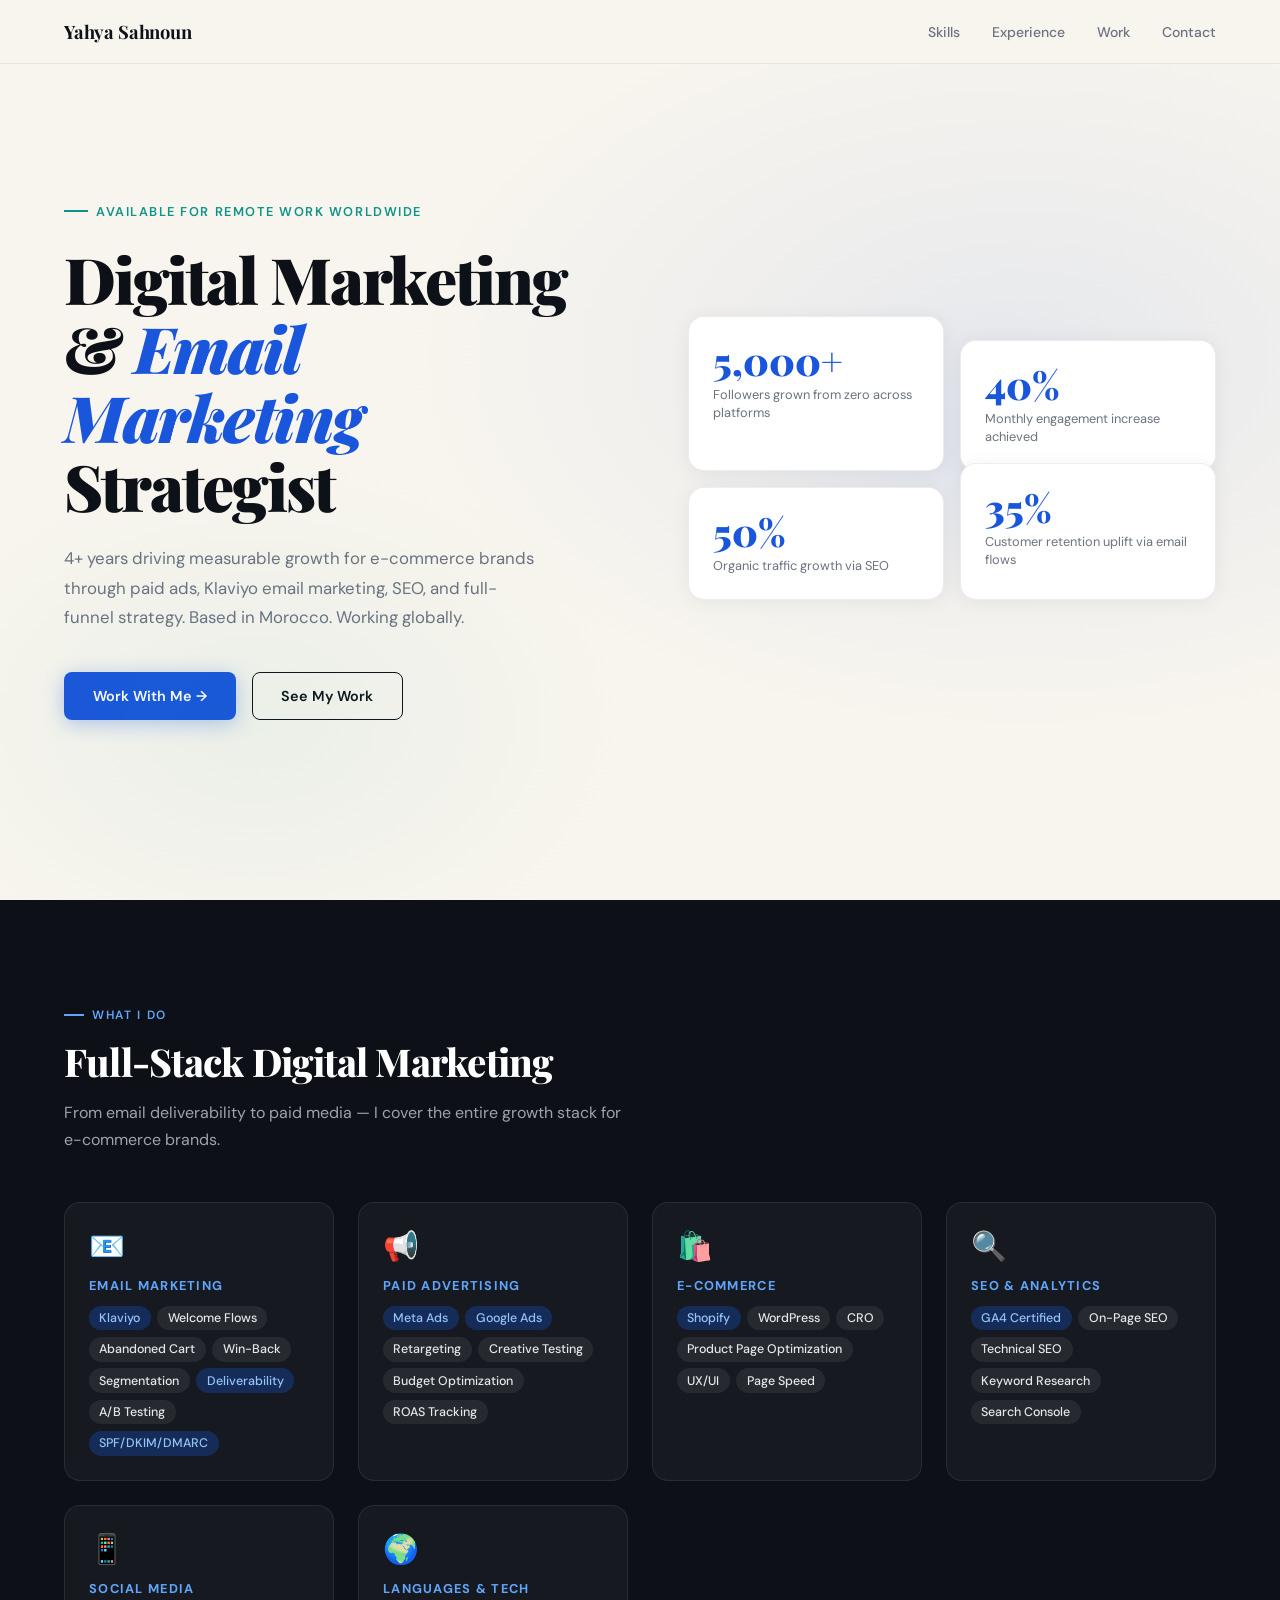
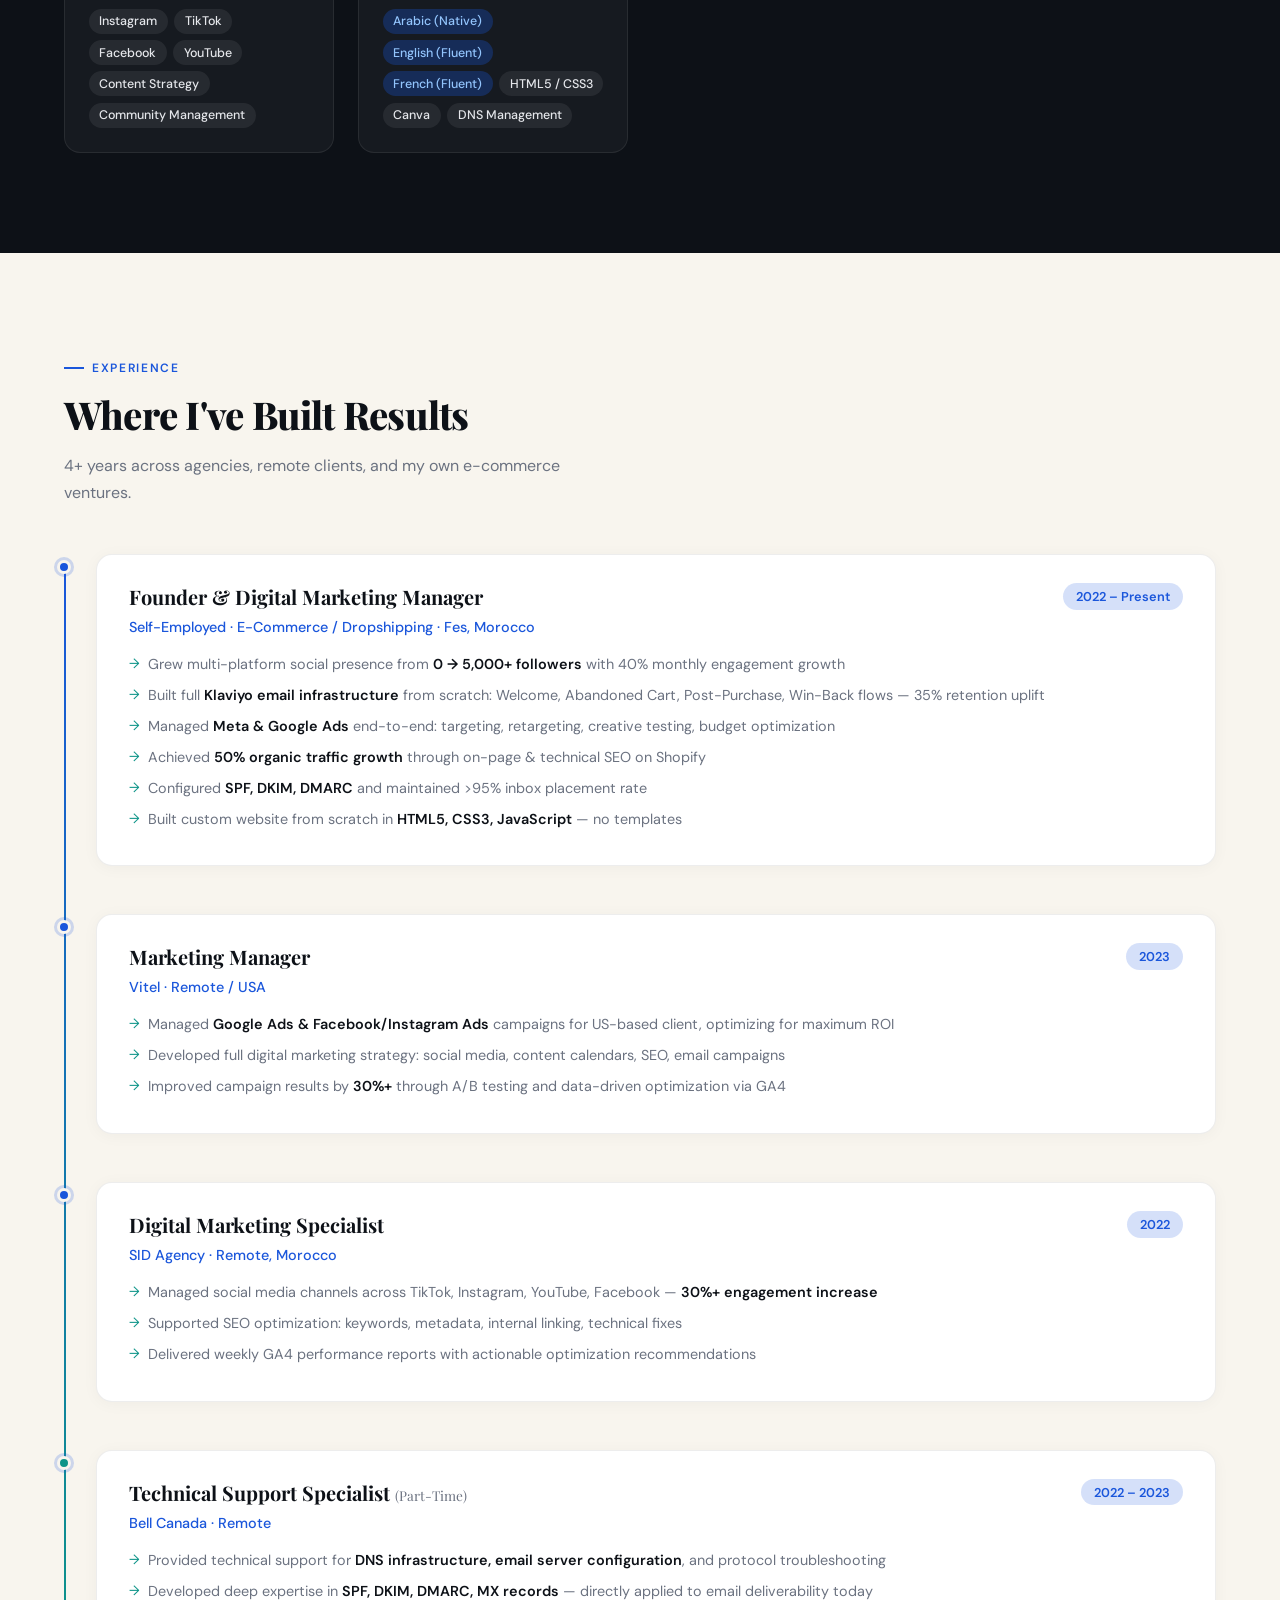
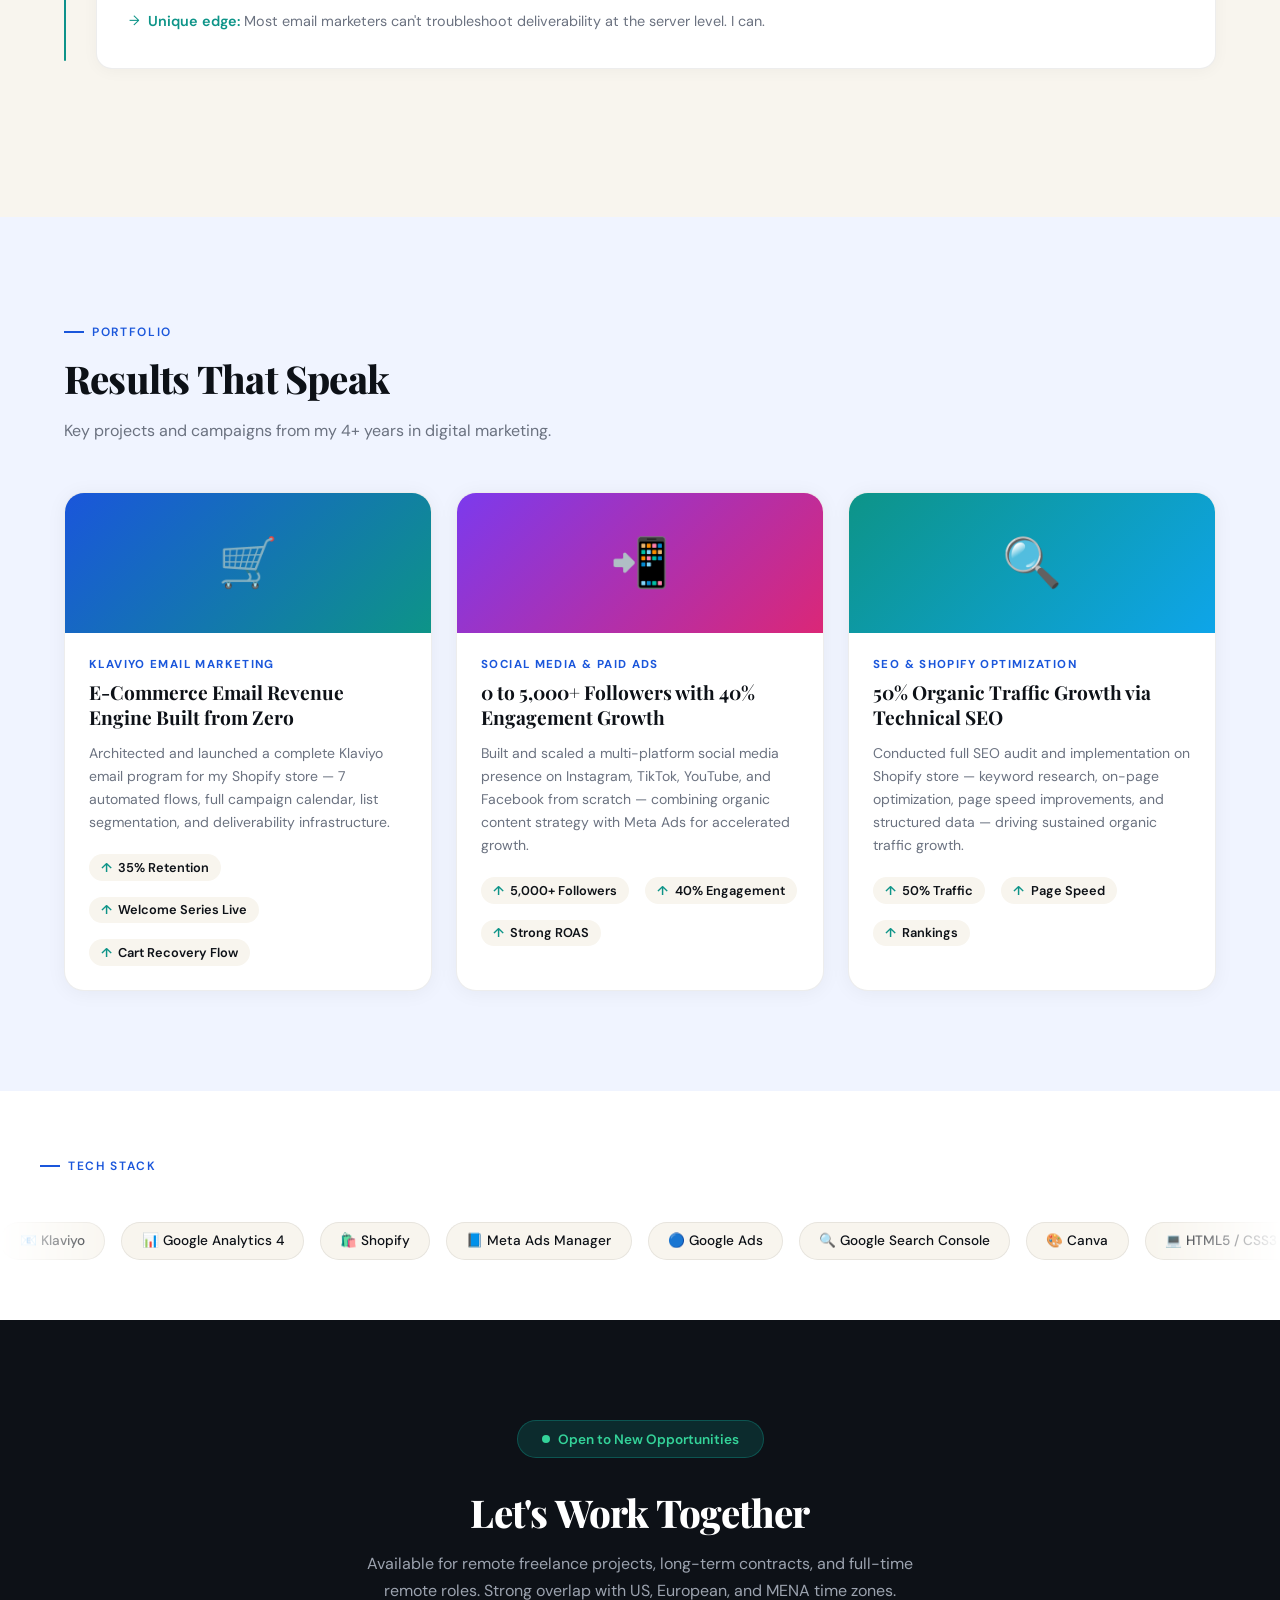
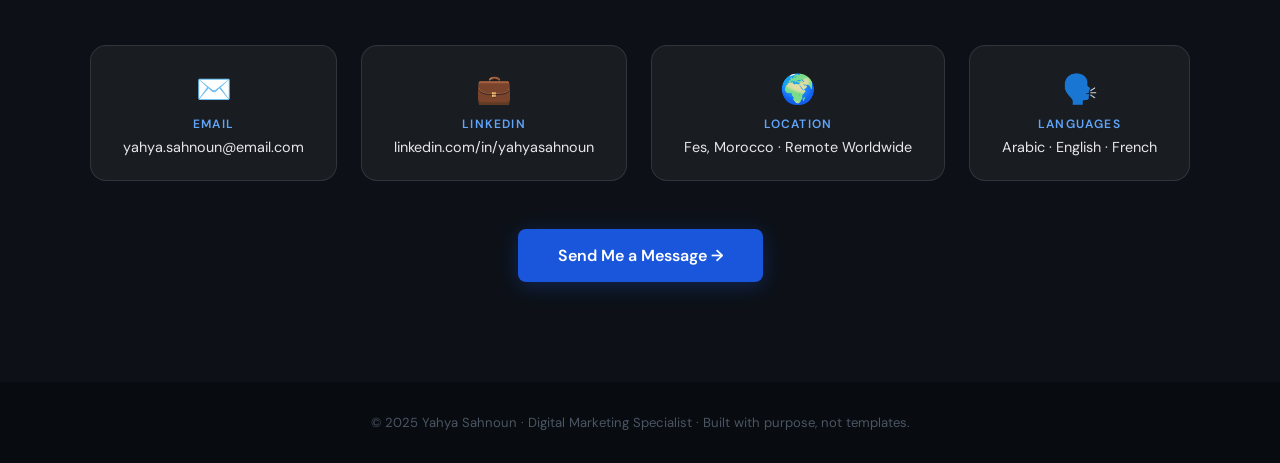
<file: portfolio.html>
<!DOCTYPE html>
<html lang="en">
<head>
<meta charset="UTF-8"/>
<meta name="viewport" content="width=device-width, initial-scale=1.0"/>
<title>Yahya Sahnoun — Digital Marketing Specialist</title>
<link href="https://fonts.googleapis.com/css2?family=Playfair+Display:wght@400;700;900&family=DM+Sans:wght@300;400;500;600&display=swap" rel="stylesheet"/>
<style>
  :root {
    --ink: #0D1117;
    --blue: #1A56DB;
    --blue-mid: #3F74F6;
    --blue-glow: rgba(26,86,219,0.18);
    --teal: #0D9488;
    --teal-lite: #CCFBF1;
    --sand: #F8F5EE;
    --white: #FFFFFF;
    --gray: #6B7280;
    --card-bg: #FFFFFF;
    --border: rgba(0,0,0,0.07);
  }

  *, *::before, *::after { box-sizing: border-box; margin: 0; padding: 0; }

  html { scroll-behavior: smooth; }

  body {
    font-family: 'DM Sans', sans-serif;
    background: var(--sand);
    color: var(--ink);
    overflow-x: hidden;
  }

  /* ── NAV ── */
  nav {
    position: fixed; top: 0; left: 0; right: 0; z-index: 100;
    display: flex; align-items: center; justify-content: space-between;
    padding: 0 5vw;
    height: 64px;
    background: rgba(248,245,238,0.88);
    backdrop-filter: blur(12px);
    border-bottom: 1px solid var(--border);
  }
  .nav-logo { font-family: 'Playfair Display', serif; font-weight: 700; font-size: 1.15rem; color: var(--ink); letter-spacing: -0.01em; }
  .nav-links { display: flex; gap: 2rem; }
  .nav-links a { font-size: 0.875rem; font-weight: 500; color: var(--gray); text-decoration: none; transition: color .2s; }
  .nav-links a:hover { color: var(--blue); }

  /* ── HERO ── */
  .hero {
    min-height: 100vh;
    display: flex; align-items: center;
    padding: 96px 5vw 80px;
    position: relative;
    overflow: hidden;
  }
  .hero::before {
    content: '';
    position: absolute; inset: 0;
    background:
      radial-gradient(ellipse 70% 60% at 80% 40%, rgba(26,86,219,0.08) 0%, transparent 70%),
      radial-gradient(ellipse 50% 50% at 20% 80%, rgba(13,148,136,0.06) 0%, transparent 60%);
    pointer-events: none;
  }
  .hero-grid {
    display: grid;
    grid-template-columns: 1fr 1fr;
    gap: 6rem;
    align-items: center;
    max-width: 1200px;
    margin: 0 auto;
    width: 100%;
  }
  .hero-eyebrow {
    display: inline-flex; align-items: center; gap: 0.5rem;
    font-size: 0.8rem; font-weight: 600; letter-spacing: 0.12em; text-transform: uppercase;
    color: var(--teal);
    margin-bottom: 1.5rem;
  }
  .hero-eyebrow::before { content: ''; width: 24px; height: 2px; background: var(--teal); }
  .hero h1 {
    font-family: 'Playfair Display', serif;
    font-size: clamp(2.8rem, 5vw, 4.2rem);
    font-weight: 900;
    line-height: 1.08;
    letter-spacing: -0.03em;
    color: var(--ink);
    margin-bottom: 1.5rem;
  }
  .hero h1 em { font-style: italic; color: var(--blue); }
  .hero-desc {
    font-size: 1.05rem; line-height: 1.75; color: var(--gray);
    max-width: 480px; margin-bottom: 2.5rem;
  }
  .hero-cta {
    display: flex; gap: 1rem; flex-wrap: wrap;
  }
  .btn-primary {
    display: inline-flex; align-items: center; gap: 0.5rem;
    padding: 0.85rem 1.8rem;
    background: var(--blue);
    color: white; font-weight: 600; font-size: 0.9rem;
    border-radius: 8px; text-decoration: none;
    transition: all .25s; box-shadow: 0 4px 20px rgba(26,86,219,0.3);
  }
  .btn-primary:hover { background: #1445B8; transform: translateY(-2px); box-shadow: 0 8px 28px rgba(26,86,219,0.4); }
  .btn-secondary {
    display: inline-flex; align-items: center; gap: 0.5rem;
    padding: 0.85rem 1.8rem;
    background: transparent; border: 1.5px solid var(--ink);
    color: var(--ink); font-weight: 600; font-size: 0.9rem;
    border-radius: 8px; text-decoration: none;
    transition: all .25s;
  }
  .btn-secondary:hover { background: var(--ink); color: white; }

  /* Stats card stack */
  .hero-stats {
    display: grid; grid-template-columns: 1fr 1fr; gap: 1rem;
    position: relative;
  }
  .hero-stats::before {
    content: '';
    position: absolute; top: -20px; right: -20px; bottom: -20px; left: -20px;
    background: radial-gradient(ellipse at center, rgba(26,86,219,0.05) 0%, transparent 70%);
    pointer-events: none;
  }
  .stat-card {
    background: var(--white);
    border-radius: 16px;
    padding: 1.5rem;
    box-shadow: 0 2px 20px rgba(0,0,0,0.06);
    border: 1px solid var(--border);
    transition: transform .25s, box-shadow .25s;
    position: relative; overflow: hidden;
  }
  .stat-card::after {
    content: '';
    position: absolute; bottom: 0; left: 0; right: 0; height: 3px;
    background: linear-gradient(90deg, var(--blue), var(--teal));
    transform: scaleX(0); transform-origin: left;
    transition: transform .3s;
  }
  .stat-card:hover { transform: translateY(-4px); box-shadow: 0 8px 32px rgba(0,0,0,0.1); }
  .stat-card:hover::after { transform: scaleX(1); }
  .stat-card:nth-child(2) { margin-top: 1.5rem; }
  .stat-card:nth-child(4) { margin-top: -1.5rem; }
  .stat-num {
    font-family: 'Playfair Display', serif;
    font-size: 2.4rem; font-weight: 900;
    color: var(--blue); line-height: 1;
    margin-bottom: 0.4rem;
  }
  .stat-label { font-size: 0.8rem; color: var(--gray); line-height: 1.4; }

  /* ── SECTION COMMON ── */
  section { padding: 100px 5vw; }
  .section-inner { max-width: 1200px; margin: 0 auto; }
  .section-label {
    display: inline-flex; align-items: center; gap: 0.5rem;
    font-size: 0.75rem; font-weight: 600; letter-spacing: 0.14em; text-transform: uppercase;
    color: var(--blue); margin-bottom: 1rem;
  }
  .section-label::before { content: ''; width: 20px; height: 2px; background: var(--blue); }
  .section-title {
    font-family: 'Playfair Display', serif;
    font-size: clamp(1.9rem, 3vw, 2.8rem);
    font-weight: 800; letter-spacing: -0.02em; line-height: 1.15;
    color: var(--ink); margin-bottom: 1rem;
  }
  .section-desc { font-size: 1rem; color: var(--gray); max-width: 560px; line-height: 1.7; margin-bottom: 3rem; }

  /* ── SKILLS ── */
  .skills-section { background: var(--ink); }
  .skills-section .section-label { color: #60A5FA; }
  .skills-section .section-label::before { background: #60A5FA; }
  .skills-section .section-title { color: white; }
  .skills-section .section-desc { color: #9CA3AF; }

  .skills-grid {
    display: grid;
    grid-template-columns: repeat(auto-fit, minmax(240px, 1fr));
    gap: 1.5rem;
  }
  .skill-cat {
    background: rgba(255,255,255,0.04);
    border: 1px solid rgba(255,255,255,0.08);
    border-radius: 16px;
    padding: 1.5rem;
    transition: background .25s, border-color .25s;
  }
  .skill-cat:hover { background: rgba(255,255,255,0.07); border-color: rgba(26,86,219,0.4); }
  .skill-cat-icon { font-size: 1.8rem; margin-bottom: 0.75rem; }
  .skill-cat-name { font-size: 0.8rem; font-weight: 700; letter-spacing: 0.1em; text-transform: uppercase; color: #60A5FA; margin-bottom: 0.75rem; }
  .skill-tags { display: flex; flex-wrap: wrap; gap: 0.4rem; }
  .skill-tag {
    font-size: 0.78rem; font-weight: 500;
    padding: 0.28rem 0.65rem;
    border-radius: 100px;
    background: rgba(255,255,255,0.07);
    color: #E5E7EB;
  }
  .skill-tag.highlight { background: rgba(26,86,219,0.3); color: #93C5FD; }

  /* ── EXPERIENCE ── */
  .experience-section { background: var(--sand); }
  .timeline { position: relative; padding-left: 2rem; }
  .timeline::before {
    content: '';
    position: absolute; left: 0; top: 8px; bottom: 8px; width: 2px;
    background: linear-gradient(to bottom, var(--blue), var(--teal));
    border-radius: 2px;
  }
  .timeline-item {
    position: relative; margin-bottom: 3rem;
  }
  .timeline-dot {
    position: absolute; left: -2.45rem; top: 6px;
    width: 14px; height: 14px; border-radius: 50%;
    background: var(--blue); border: 3px solid var(--sand);
    box-shadow: 0 0 0 3px rgba(26,86,219,0.2);
  }
  .exp-card {
    background: var(--white);
    border-radius: 16px;
    padding: 1.75rem 2rem;
    border: 1px solid var(--border);
    box-shadow: 0 2px 16px rgba(0,0,0,0.04);
    transition: transform .25s, box-shadow .25s;
  }
  .exp-card:hover { transform: translateX(4px); box-shadow: 0 6px 28px rgba(0,0,0,0.08); }
  .exp-header { display: flex; justify-content: space-between; align-items: flex-start; margin-bottom: 0.5rem; flex-wrap: wrap; gap: 0.5rem; }
  .exp-title { font-family: 'Playfair Display', serif; font-size: 1.25rem; font-weight: 700; color: var(--ink); }
  .exp-period {
    font-size: 0.8rem; font-weight: 600; padding: 0.3rem 0.8rem;
    background: var(--blue-glow); color: var(--blue); border-radius: 100px;
  }
  .exp-org { font-size: 0.9rem; font-weight: 500; color: var(--blue); margin-bottom: 1rem; }
  .exp-bullets { list-style: none; }
  .exp-bullets li {
    position: relative; padding-left: 1.2rem;
    font-size: 0.9rem; color: var(--gray); line-height: 1.7; margin-bottom: 0.4rem;
  }
  .exp-bullets li::before { content: '→'; position: absolute; left: 0; color: var(--teal); font-size: 0.85rem; }
  .exp-bullets li strong { color: var(--ink); font-weight: 600; }

  /* ── CASE STUDIES ── */
  .cases-section { background: #F0F4FF; }
  .cases-grid { display: grid; grid-template-columns: repeat(auto-fit, minmax(320px, 1fr)); gap: 1.5rem; }
  .case-card {
    background: white;
    border-radius: 20px;
    overflow: hidden;
    border: 1px solid var(--border);
    box-shadow: 0 2px 20px rgba(0,0,0,0.05);
    transition: transform .3s, box-shadow .3s;
  }
  .case-card:hover { transform: translateY(-6px); box-shadow: 0 16px 48px rgba(0,0,0,0.1); }
  .case-banner {
    height: 140px;
    display: flex; align-items: center; justify-content: center;
    font-size: 3rem;
    position: relative; overflow: hidden;
  }
  .case-banner-1 { background: linear-gradient(135deg, #1A56DB 0%, #0D9488 100%); }
  .case-banner-2 { background: linear-gradient(135deg, #7C3AED 0%, #DB2777 100%); }
  .case-banner-3 { background: linear-gradient(135deg, #0D9488 0%, #0EA5E9 100%); }
  .case-body { padding: 1.5rem; }
  .case-category { font-size: 0.72rem; font-weight: 700; letter-spacing: 0.12em; text-transform: uppercase; color: var(--blue); margin-bottom: 0.5rem; }
  .case-title { font-family: 'Playfair Display', serif; font-size: 1.2rem; font-weight: 700; color: var(--ink); margin-bottom: 0.75rem; line-height: 1.3; }
  .case-desc { font-size: 0.875rem; color: var(--gray); line-height: 1.65; margin-bottom: 1.25rem; }
  .case-metrics { display: flex; gap: 1rem; flex-wrap: wrap; }
  .metric-pill {
    display: flex; align-items: center; gap: 0.4rem;
    font-size: 0.8rem; font-weight: 600;
    padding: 0.3rem 0.75rem;
    border-radius: 100px; background: var(--sand);
  }
  .metric-pill .arrow { color: var(--teal); }

  /* ── TOOLS ── */
  .tools-section { background: var(--white); }
  .tools-marquee {
    overflow: hidden;
    mask-image: linear-gradient(to right, transparent 0%, black 10%, black 90%, transparent 100%);
    -webkit-mask-image: linear-gradient(to right, transparent 0%, black 10%, black 90%, transparent 100%);
  }
  .tools-track {
    display: flex; gap: 1rem; width: max-content;
    animation: marquee 28s linear infinite;
  }
  .tools-track:hover { animation-play-state: paused; }
  @keyframes marquee { from { transform: translateX(0); } to { transform: translateX(-50%); } }
  .tool-chip {
    display: flex; align-items: center; gap: 0.5rem;
    padding: 0.6rem 1.2rem;
    background: var(--sand); border: 1px solid var(--border);
    border-radius: 100px; white-space: nowrap;
    font-size: 0.85rem; font-weight: 500; color: var(--ink);
    transition: background .2s;
    cursor: default;
  }
  .tool-chip:hover { background: #EFF6FF; border-color: rgba(26,86,219,0.3); }

  /* ── CONTACT ── */
  .contact-section {
    background: var(--ink);
    text-align: center;
  }
  .contact-section .section-title { color: white; }
  .contact-section .section-desc { color: #9CA3AF; margin: 0 auto 2.5rem; }
  .contact-cards { display: flex; justify-content: center; gap: 1.5rem; flex-wrap: wrap; margin-bottom: 3rem; }
  .contact-card {
    background: rgba(255,255,255,0.05);
    border: 1px solid rgba(255,255,255,0.1);
    border-radius: 16px; padding: 1.5rem 2rem;
    min-width: 200px; text-align: center;
    transition: background .25s, border-color .25s;
  }
  .contact-card:hover { background: rgba(255,255,255,0.09); border-color: rgba(26,86,219,0.5); }
  .contact-card-icon { font-size: 1.8rem; margin-bottom: 0.5rem; }
  .contact-card-label { font-size: 0.75rem; font-weight: 600; letter-spacing: 0.1em; text-transform: uppercase; color: #60A5FA; margin-bottom: 0.4rem; }
  .contact-card-val { font-size: 0.9rem; color: #E5E7EB; }
  .availability-badge {
    display: inline-flex; align-items: center; gap: 0.5rem;
    padding: 0.6rem 1.5rem;
    background: rgba(13,148,136,0.2); border: 1px solid rgba(13,148,136,0.4);
    border-radius: 100px; color: #34D399; font-size: 0.85rem; font-weight: 600;
    margin-bottom: 2rem;
  }
  .availability-badge::before { content: ''; width: 8px; height: 8px; border-radius: 50%; background: #34D399; animation: pulse 2s infinite; }
  @keyframes pulse { 0%,100%{opacity:1;} 50%{opacity:0.4;} }

  /* ── FOOTER ── */
  footer {
    background: #080C10;
    padding: 2rem 5vw;
    text-align: center;
    font-size: 0.82rem; color: #4B5563;
  }

  /* ── ANIMATIONS ── */
  .reveal {
    opacity: 0; transform: translateY(28px);
    transition: opacity .6s ease, transform .6s ease;
  }
  .reveal.visible { opacity: 1; transform: none; }

  @media (max-width: 768px) {
    .hero-grid { grid-template-columns: 1fr; gap: 3rem; }
    .hero-stats { display: none; }
    nav .nav-links { display: none; }
  }
</style>
</head>
<body>

<!-- NAV -->
<nav>
  <div class="nav-logo">Yahya Sahnoun</div>
  <div class="nav-links">
    <a href="#skills">Skills</a>
    <a href="#experience">Experience</a>
    <a href="#work">Work</a>
    <a href="#contact">Contact</a>
  </div>
</nav>

<!-- HERO -->
<section class="hero">
  <div class="hero-grid">
    <div>
      <div class="hero-eyebrow">Available for Remote Work Worldwide</div>
      <h1>Digital Marketing<br/>& <em>Email Marketing</em><br/>Strategist</h1>
      <p class="hero-desc">
        4+ years driving measurable growth for e-commerce brands through paid ads, Klaviyo email marketing, SEO, and full-funnel strategy. Based in Morocco. Working globally.
      </p>
      <div class="hero-cta">
        <a href="#contact" class="btn-primary">Work With Me →</a>
        <a href="#work" class="btn-secondary">See My Work</a>
      </div>
    </div>
    <div class="hero-stats">
      <div class="stat-card reveal">
        <div class="stat-num">5,000+</div>
        <div class="stat-label">Followers grown from zero across platforms</div>
      </div>
      <div class="stat-card reveal">
        <div class="stat-num">40%</div>
        <div class="stat-label">Monthly engagement increase achieved</div>
      </div>
      <div class="stat-card reveal">
        <div class="stat-num">50%</div>
        <div class="stat-label">Organic traffic growth via SEO</div>
      </div>
      <div class="stat-card reveal">
        <div class="stat-num">35%</div>
        <div class="stat-label">Customer retention uplift via email flows</div>
      </div>
    </div>
  </div>
</section>

<!-- SKILLS -->
<section class="skills-section" id="skills">
  <div class="section-inner">
    <div class="section-label">What I Do</div>
    <h2 class="section-title" style="color:white;">Full-Stack Digital Marketing</h2>
    <p class="section-desc">From email deliverability to paid media — I cover the entire growth stack for e-commerce brands.</p>
    <div class="skills-grid">
      <div class="skill-cat reveal">
        <div class="skill-cat-icon">📧</div>
        <div class="skill-cat-name">Email Marketing</div>
        <div class="skill-tags">
          <span class="skill-tag highlight">Klaviyo</span>
          <span class="skill-tag">Welcome Flows</span>
          <span class="skill-tag">Abandoned Cart</span>
          <span class="skill-tag">Win-Back</span>
          <span class="skill-tag">Segmentation</span>
          <span class="skill-tag highlight">Deliverability</span>
          <span class="skill-tag">A/B Testing</span>
          <span class="skill-tag highlight">SPF/DKIM/DMARC</span>
        </div>
      </div>
      <div class="skill-cat reveal">
        <div class="skill-cat-icon">📢</div>
        <div class="skill-cat-name">Paid Advertising</div>
        <div class="skill-tags">
          <span class="skill-tag highlight">Meta Ads</span>
          <span class="skill-tag highlight">Google Ads</span>
          <span class="skill-tag">Retargeting</span>
          <span class="skill-tag">Creative Testing</span>
          <span class="skill-tag">Budget Optimization</span>
          <span class="skill-tag">ROAS Tracking</span>
        </div>
      </div>
      <div class="skill-cat reveal">
        <div class="skill-cat-icon">🛍️</div>
        <div class="skill-cat-name">E-Commerce</div>
        <div class="skill-tags">
          <span class="skill-tag highlight">Shopify</span>
          <span class="skill-tag">WordPress</span>
          <span class="skill-tag">CRO</span>
          <span class="skill-tag">Product Page Optimization</span>
          <span class="skill-tag">UX/UI</span>
          <span class="skill-tag">Page Speed</span>
        </div>
      </div>
      <div class="skill-cat reveal">
        <div class="skill-cat-icon">🔍</div>
        <div class="skill-cat-name">SEO & Analytics</div>
        <div class="skill-tags">
          <span class="skill-tag highlight">GA4 Certified</span>
          <span class="skill-tag">On-Page SEO</span>
          <span class="skill-tag">Technical SEO</span>
          <span class="skill-tag">Keyword Research</span>
          <span class="skill-tag">Search Console</span>
        </div>
      </div>
      <div class="skill-cat reveal">
        <div class="skill-cat-icon">📱</div>
        <div class="skill-cat-name">Social Media</div>
        <div class="skill-tags">
          <span class="skill-tag">Instagram</span>
          <span class="skill-tag">TikTok</span>
          <span class="skill-tag">Facebook</span>
          <span class="skill-tag">YouTube</span>
          <span class="skill-tag">Content Strategy</span>
          <span class="skill-tag">Community Management</span>
        </div>
      </div>
      <div class="skill-cat reveal">
        <div class="skill-cat-icon">🌍</div>
        <div class="skill-cat-name">Languages & Tech</div>
        <div class="skill-tags">
          <span class="skill-tag highlight">Arabic (Native)</span>
          <span class="skill-tag highlight">English (Fluent)</span>
          <span class="skill-tag highlight">French (Fluent)</span>
          <span class="skill-tag">HTML5 / CSS3</span>
          <span class="skill-tag">Canva</span>
          <span class="skill-tag">DNS Management</span>
        </div>
      </div>
    </div>
  </div>
</section>

<!-- EXPERIENCE -->
<section class="experience-section" id="experience">
  <div class="section-inner">
    <div class="section-label">Experience</div>
    <h2 class="section-title">Where I've Built Results</h2>
    <p class="section-desc">4+ years across agencies, remote clients, and my own e-commerce ventures.</p>
    <div class="timeline">

      <div class="timeline-item reveal">
        <div class="timeline-dot"></div>
        <div class="exp-card">
          <div class="exp-header">
            <div class="exp-title">Founder & Digital Marketing Manager</div>
            <div class="exp-period">2022 – Present</div>
          </div>
          <div class="exp-org">Self-Employed · E-Commerce / Dropshipping · Fes, Morocco</div>
          <ul class="exp-bullets">
            <li>Grew multi-platform social presence from <strong>0 → 5,000+ followers</strong> with 40% monthly engagement growth</li>
            <li>Built full <strong>Klaviyo email infrastructure</strong> from scratch: Welcome, Abandoned Cart, Post-Purchase, Win-Back flows — 35% retention uplift</li>
            <li>Managed <strong>Meta & Google Ads</strong> end-to-end: targeting, retargeting, creative testing, budget optimization</li>
            <li>Achieved <strong>50% organic traffic growth</strong> through on-page & technical SEO on Shopify</li>
            <li>Configured <strong>SPF, DKIM, DMARC</strong> and maintained >95% inbox placement rate</li>
            <li>Built custom website from scratch in <strong>HTML5, CSS3, JavaScript</strong> — no templates</li>
          </ul>
        </div>
      </div>

      <div class="timeline-item reveal">
        <div class="timeline-dot"></div>
        <div class="exp-card">
          <div class="exp-header">
            <div class="exp-title">Marketing Manager</div>
            <div class="exp-period">2023</div>
          </div>
          <div class="exp-org">Vitel · Remote / USA</div>
          <ul class="exp-bullets">
            <li>Managed <strong>Google Ads & Facebook/Instagram Ads</strong> campaigns for US-based client, optimizing for maximum ROI</li>
            <li>Developed full digital marketing strategy: social media, content calendars, SEO, email campaigns</li>
            <li>Improved campaign results by <strong>30%+</strong> through A/B testing and data-driven optimization via GA4</li>
          </ul>
        </div>
      </div>

      <div class="timeline-item reveal">
        <div class="timeline-dot"></div>
        <div class="exp-card">
          <div class="exp-header">
            <div class="exp-title">Digital Marketing Specialist</div>
            <div class="exp-period">2022</div>
          </div>
          <div class="exp-org">SID Agency · Remote, Morocco</div>
          <ul class="exp-bullets">
            <li>Managed social media channels across TikTok, Instagram, YouTube, Facebook — <strong>30%+ engagement increase</strong></li>
            <li>Supported SEO optimization: keywords, metadata, internal linking, technical fixes</li>
            <li>Delivered weekly GA4 performance reports with actionable optimization recommendations</li>
          </ul>
        </div>
      </div>

      <div class="timeline-item reveal">
        <div class="timeline-dot" style="background: var(--teal);"></div>
        <div class="exp-card">
          <div class="exp-header">
            <div class="exp-title">Technical Support Specialist <span style="font-size:0.85rem; font-weight:400; color:var(--gray);">(Part-Time)</span></div>
            <div class="exp-period">2022 – 2023</div>
          </div>
          <div class="exp-org">Bell Canada · Remote</div>
          <ul class="exp-bullets">
            <li>Provided technical support for <strong>DNS infrastructure, email server configuration</strong>, and protocol troubleshooting</li>
            <li>Developed deep expertise in <strong>SPF, DKIM, DMARC, MX records</strong> — directly applied to email deliverability today</li>
            <li><em style="color:var(--teal); font-style:normal; font-weight:600;">Unique edge:</em> Most email marketers can't troubleshoot deliverability at the server level. I can.</li>
          </ul>
        </div>
      </div>

    </div>
  </div>
</section>

<!-- CASE STUDIES -->
<section class="cases-section" id="work">
  <div class="section-inner">
    <div class="section-label">Portfolio</div>
    <h2 class="section-title">Results That Speak</h2>
    <p class="section-desc">Key projects and campaigns from my 4+ years in digital marketing.</p>
    <div class="cases-grid">

      <div class="case-card reveal">
        <div class="case-banner case-banner-1">🛒</div>
        <div class="case-body">
          <div class="case-category">Klaviyo Email Marketing</div>
          <div class="case-title">E-Commerce Email Revenue Engine Built from Zero</div>
          <div class="case-desc">Architected and launched a complete Klaviyo email program for my Shopify store — 7 automated flows, full campaign calendar, list segmentation, and deliverability infrastructure.</div>
          <div class="case-metrics">
            <div class="metric-pill"><span class="arrow">↑</span> 35% Retention</div>
            <div class="metric-pill"><span class="arrow">↑</span> Welcome Series Live</div>
            <div class="metric-pill"><span class="arrow">↑</span> Cart Recovery Flow</div>
          </div>
        </div>
      </div>

      <div class="case-card reveal">
        <div class="case-banner case-banner-2">📲</div>
        <div class="case-body">
          <div class="case-category">Social Media & Paid Ads</div>
          <div class="case-title">0 to 5,000+ Followers with 40% Engagement Growth</div>
          <div class="case-desc">Built and scaled a multi-platform social media presence on Instagram, TikTok, YouTube, and Facebook from scratch — combining organic content strategy with Meta Ads for accelerated growth.</div>
          <div class="case-metrics">
            <div class="metric-pill"><span class="arrow">↑</span> 5,000+ Followers</div>
            <div class="metric-pill"><span class="arrow">↑</span> 40% Engagement</div>
            <div class="metric-pill"><span class="arrow">↑</span> Strong ROAS</div>
          </div>
        </div>
      </div>

      <div class="case-card reveal">
        <div class="case-banner case-banner-3">🔍</div>
        <div class="case-body">
          <div class="case-category">SEO & Shopify Optimization</div>
          <div class="case-title">50% Organic Traffic Growth via Technical SEO</div>
          <div class="case-desc">Conducted full SEO audit and implementation on Shopify store — keyword research, on-page optimization, page speed improvements, and structured data — driving sustained organic traffic growth.</div>
          <div class="case-metrics">
            <div class="metric-pill"><span class="arrow">↑</span> 50% Traffic</div>
            <div class="metric-pill"><span class="arrow">↑</span> Page Speed</div>
            <div class="metric-pill"><span class="arrow">↑</span> Rankings</div>
          </div>
        </div>
      </div>

    </div>
  </div>
</section>

<!-- TOOLS MARQUEE -->
<section class="tools-section" style="padding: 60px 0;">
  <div class="section-inner" style="margin-bottom:2rem;">
    <div class="section-label" style="justify-content:center;">Tech Stack</div>
  </div>
  <div class="tools-marquee">
    <div class="tools-track">
      <div class="tool-chip">📧 Klaviyo</div>
      <div class="tool-chip">📊 Google Analytics 4</div>
      <div class="tool-chip">🛍️ Shopify</div>
      <div class="tool-chip">📘 Meta Ads Manager</div>
      <div class="tool-chip">🔵 Google Ads</div>
      <div class="tool-chip">🔍 Google Search Console</div>
      <div class="tool-chip">🎨 Canva</div>
      <div class="tool-chip">💻 HTML5 / CSS3</div>
      <div class="tool-chip">🔒 SPF / DKIM / DMARC</div>
      <div class="tool-chip">🌐 WordPress</div>
      <div class="tool-chip">📱 TikTok Ads</div>
      <div class="tool-chip">🧪 A/B Testing</div>
      <div class="tool-chip">🛠️ MXToolbox</div>
      <div class="tool-chip">📈 GA4 Certified</div>
      <!-- Duplicate for infinite scroll -->
      <div class="tool-chip">📧 Klaviyo</div>
      <div class="tool-chip">📊 Google Analytics 4</div>
      <div class="tool-chip">🛍️ Shopify</div>
      <div class="tool-chip">📘 Meta Ads Manager</div>
      <div class="tool-chip">🔵 Google Ads</div>
      <div class="tool-chip">🔍 Google Search Console</div>
      <div class="tool-chip">🎨 Canva</div>
      <div class="tool-chip">💻 HTML5 / CSS3</div>
      <div class="tool-chip">🔒 SPF / DKIM / DMARC</div>
      <div class="tool-chip">🌐 WordPress</div>
      <div class="tool-chip">📱 TikTok Ads</div>
      <div class="tool-chip">🧪 A/B Testing</div>
      <div class="tool-chip">🛠️ MXToolbox</div>
      <div class="tool-chip">📈 GA4 Certified</div>
    </div>
  </div>
</section>

<!-- CONTACT -->
<section class="contact-section" id="contact">
  <div class="section-inner">
    <div class="availability-badge">Open to New Opportunities</div>
    <h2 class="section-title">Let's Work Together</h2>
    <p class="section-desc">Available for remote freelance projects, long-term contracts, and full-time remote roles. Strong overlap with US, European, and MENA time zones.</p>
    <div class="contact-cards">
      <div class="contact-card">
        <div class="contact-card-icon">✉️</div>
        <div class="contact-card-label">Email</div>
        <div class="contact-card-val">yahya.sahnoun@email.com</div>
      </div>
      <div class="contact-card">
        <div class="contact-card-icon">💼</div>
        <div class="contact-card-label">LinkedIn</div>
        <div class="contact-card-val">linkedin.com/in/yahyasahnoun</div>
      </div>
      <div class="contact-card">
        <div class="contact-card-icon">🌍</div>
        <div class="contact-card-label">Location</div>
        <div class="contact-card-val">Fes, Morocco · Remote Worldwide</div>
      </div>
      <div class="contact-card">
        <div class="contact-card-icon">🗣️</div>
        <div class="contact-card-label">Languages</div>
        <div class="contact-card-val">Arabic · English · French</div>
      </div>
    </div>
    <a href="mailto:yahya.sahnoun@email.com" class="btn-primary" style="font-size:1rem; padding:1rem 2.5rem;">
      Send Me a Message →
    </a>
  </div>
</section>

<footer>
  <p>© 2025 Yahya Sahnoun · Digital Marketing Specialist · Built with purpose, not templates.</p>
</footer>

<script>
  // Reveal on scroll
  const reveals = document.querySelectorAll('.reveal');
  const io = new IntersectionObserver((entries) => {
    entries.forEach((e, i) => {
      if (e.isIntersecting) {
        setTimeout(() => e.target.classList.add('visible'), i * 80);
        io.unobserve(e.target);
      }
    });
  }, { threshold: 0.1 });
  reveals.forEach(el => io.observe(el));
</script>
</body>
</html>
</file>
